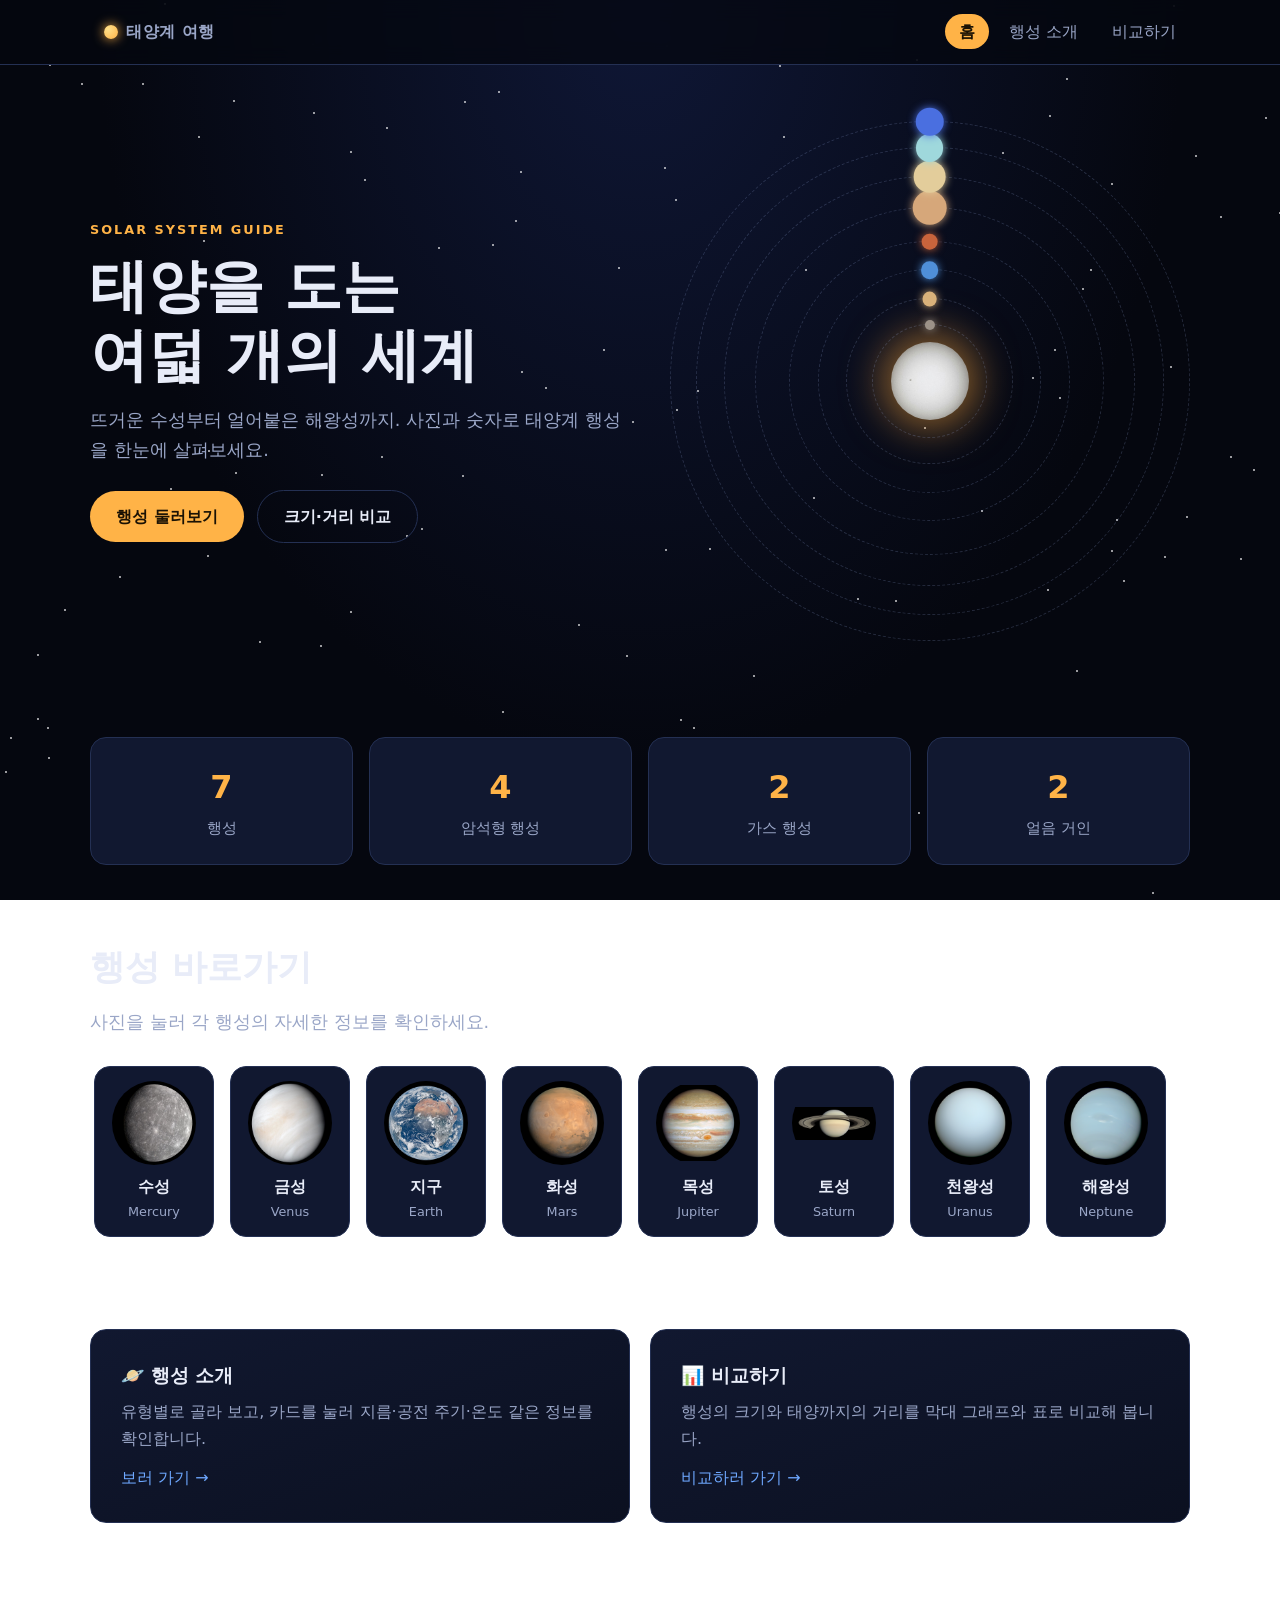
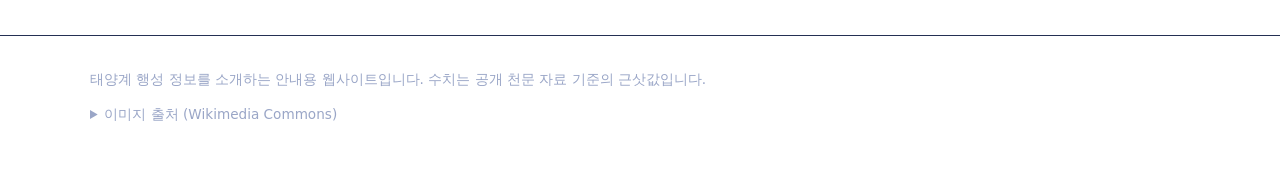
<file: index.html>
<!DOCTYPE html>
<html lang="ko">
<head>
  <meta charset="UTF-8">
  <meta name="viewport" content="width=device-width, initial-scale=1">
  <title>태양계 여행 - 홈</title>
  <meta name="description" content="태양과 8개 행성을 사진과 함께 쉽게 알아보는 태양계 소개 사이트">
  <link rel="icon" href="data:image/svg+xml,%3Csvg xmlns=%27http://www.w3.org/2000/svg%27 viewBox=%270 0 32 32%27%3E%3Ccircle cx=%2716%27 cy=%2716%27 r=%2712%27 fill=%27%23ffb347%27/%3E%3C/svg%3E">
  <link rel="stylesheet" href="css/style.css">
</head>
<body>
  <header class="site-header">
    <div class="container nav">
      <a class="logo" href="index.html"><span class="dot"></span>태양계 여행</a>
      <nav aria-label="주 메뉴">
        <ul>
          <li><a href="index.html" aria-current="page">홈</a></li>
          <li><a href="planets.html">행성 소개</a></li>
          <li><a href="compare.html">비교하기</a></li>
        </ul>
      </nav>
    </div>
  </header>

  <main>
    <section class="container hero">
      <div>
        <p class="eyebrow">Solar System Guide</p>
        <h1>태양을 도는<br>여덟 개의 세계</h1>
        <p class="lead">뜨거운 수성부터 얼어붙은 해왕성까지. 사진과 숫자로 태양계 행성을 한눈에 살펴보세요.</p>
        <a class="btn" href="planets.html">행성 둘러보기</a>
        <a class="btn ghost" href="compare.html">크기·거리 비교</a>
      </div>

      <div class="system" role="img" aria-label="태양 주위를 도는 여덟 행성의 궤도 애니메이션">
        <div class="sun"></div>
        <div class="orbit" style="--d:22%;--t:6s;--s:9%;--c:#9c9288"><i></i></div>
        <div class="orbit" style="--d:32%;--t:9s;--s:9%;--c:#d9b27a"><i></i></div>
        <div class="orbit" style="--d:43%;--t:12s;--s:8%;--c:#4f8fd8"><i></i></div>
        <div class="orbit" style="--d:54%;--t:16s;--s:6%;--c:#c8643c"><i></i></div>
        <div class="orbit" style="--d:67%;--t:26s;--s:10%;--c:#d6a77a"><i></i></div>
        <div class="orbit" style="--d:79%;--t:34s;--s:8%;--c:#e3cd9b"><i></i></div>
        <div class="orbit" style="--d:90%;--t:44s;--s:6%;--c:#9fd8dc"><i></i></div>
        <div class="orbit" style="--d:100%;--t:54s;--s:5.5%;--c:#4a6fe0"><i></i></div>
      </div>
    </section>

    <section class="container section reveal">
      <div class="stats">
        <div class="stat"><b data-count="8">0</b><span>행성</span></div>
        <div class="stat"><b data-count="4">0</b><span>암석형 행성</span></div>
        <div class="stat"><b data-count="2">0</b><span>가스 행성</span></div>
        <div class="stat"><b data-count="2">0</b><span>얼음 거인</span></div>
      </div>
    </section>

    <section class="container reveal">
      <h2>행성 바로가기</h2>
      <p class="lead">사진을 눌러 각 행성의 자세한 정보를 확인하세요.</p>
      <div class="strip" id="strip" style="margin-top:20px"></div>
    </section>

    <section class="container section">
      <div class="links">
        <a class="link-card reveal" href="planets.html">
          <h3>🪐 행성 소개</h3>
          <p>유형별로 골라 보고, 카드를 눌러 지름·공전 주기·온도 같은 정보를 확인합니다.</p>
          <span class="arrow">보러 가기 →</span>
        </a>
        <a class="link-card reveal" href="compare.html">
          <h3>📊 비교하기</h3>
          <p>행성의 크기와 태양까지의 거리를 막대 그래프와 표로 비교해 봅니다.</p>
          <span class="arrow">비교하러 가기 →</span>
        </a>
      </div>
    </section>
  </main>

  <footer>
    <div class="container">
      <p>태양계 행성 정보를 소개하는 안내용 웹사이트입니다. 수치는 공개 천문 자료 기준의 근삿값입니다.</p>
      <div id="credits" style="margin-top:12px"></div>
    </div>
  </footer>

  <script src="js/data.js"></script>
  <script src="js/main.js"></script>
  <script>
    // 행성 띠
    document.getElementById("strip").innerHTML = PLANETS.map(p =>
      `<a href="planets.html#${p.id}"><img src="${p.img}" alt="${p.name} 사진" loading="lazy"><strong>${p.name}</strong><div style="color:var(--muted);font-size:.8rem">${p.en}</div></a>`
    ).join("");

    // 숫자 올라가는 애니메이션
    document.querySelectorAll("[data-count]").forEach(el => {
      const target = +el.dataset.count;
      const io = new IntersectionObserver(([e]) => {
        if (!e.isIntersecting) return;
        io.disconnect();
        let n = 0;
        const t = setInterval(() => { el.textContent = ++n; if (n >= target) clearInterval(t); }, 150);
      });
      io.observe(el);
    });
  </script>
</body>
</html>
</file>
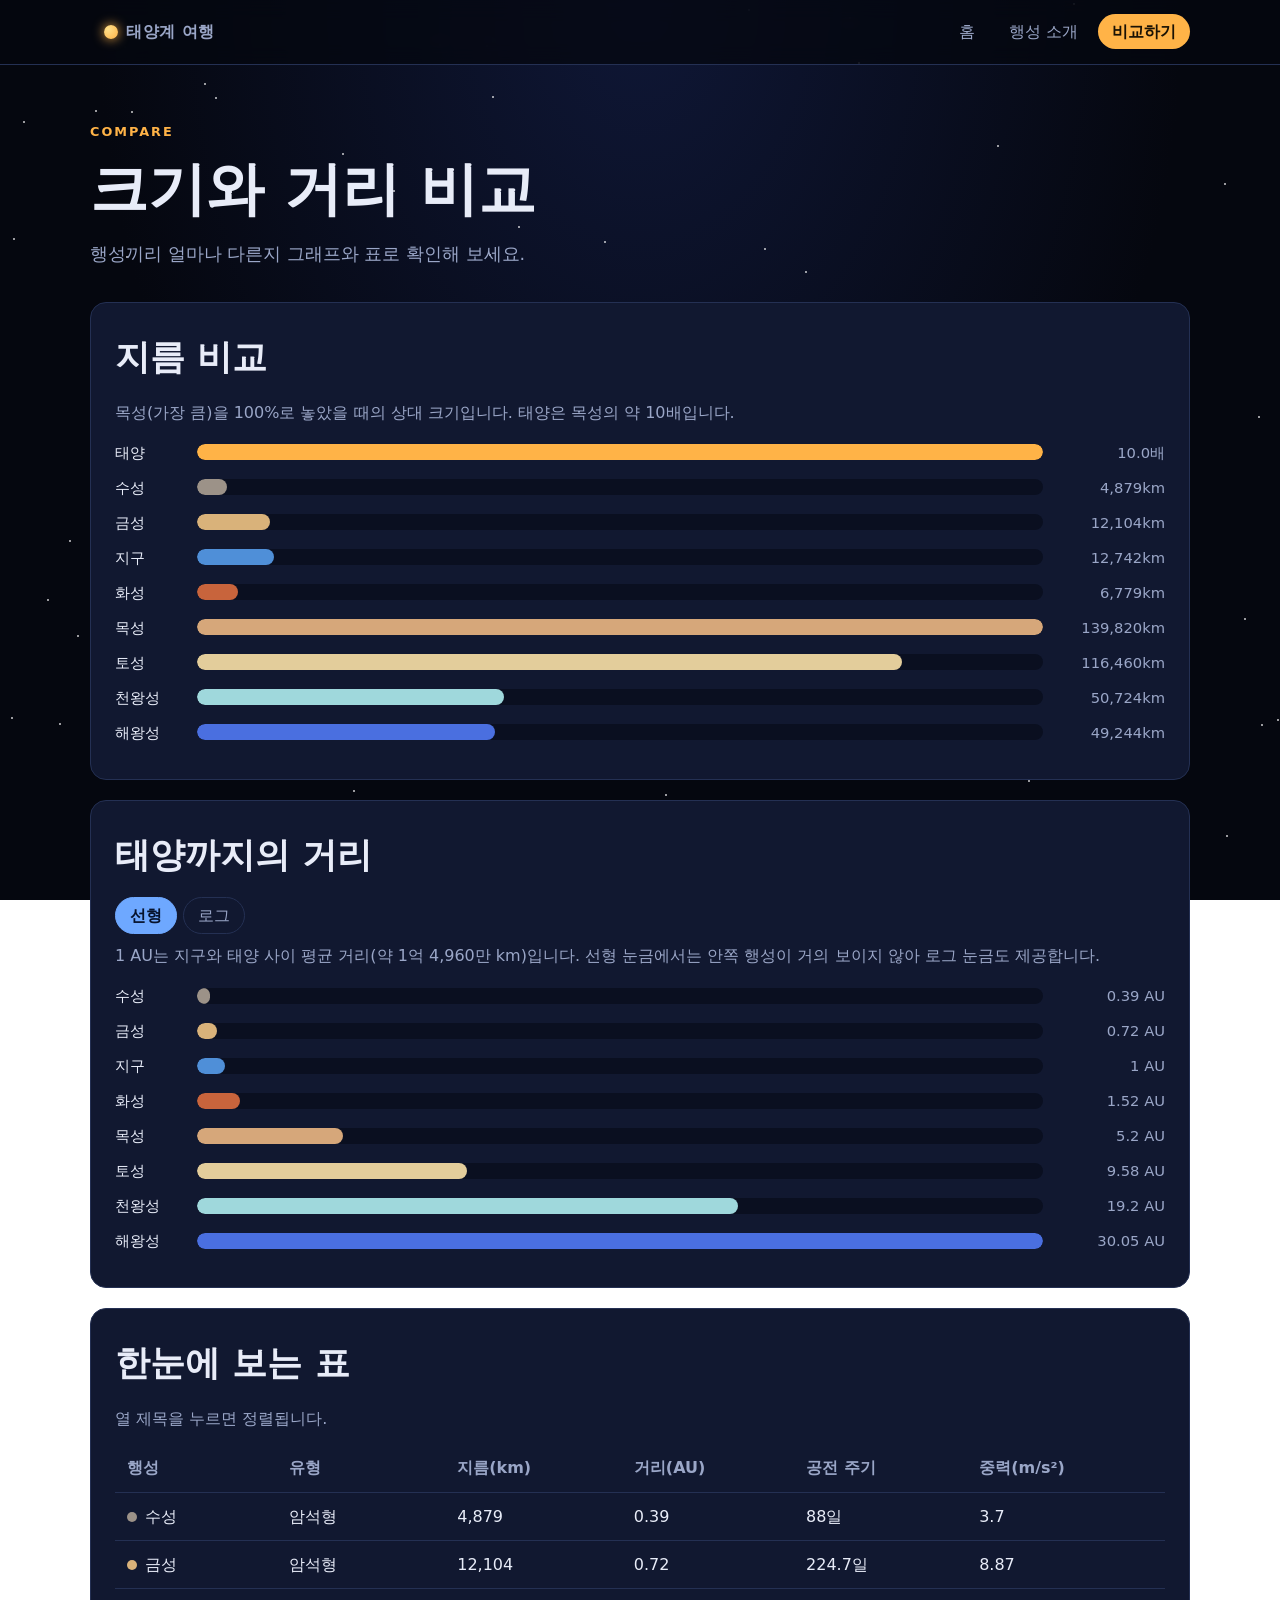
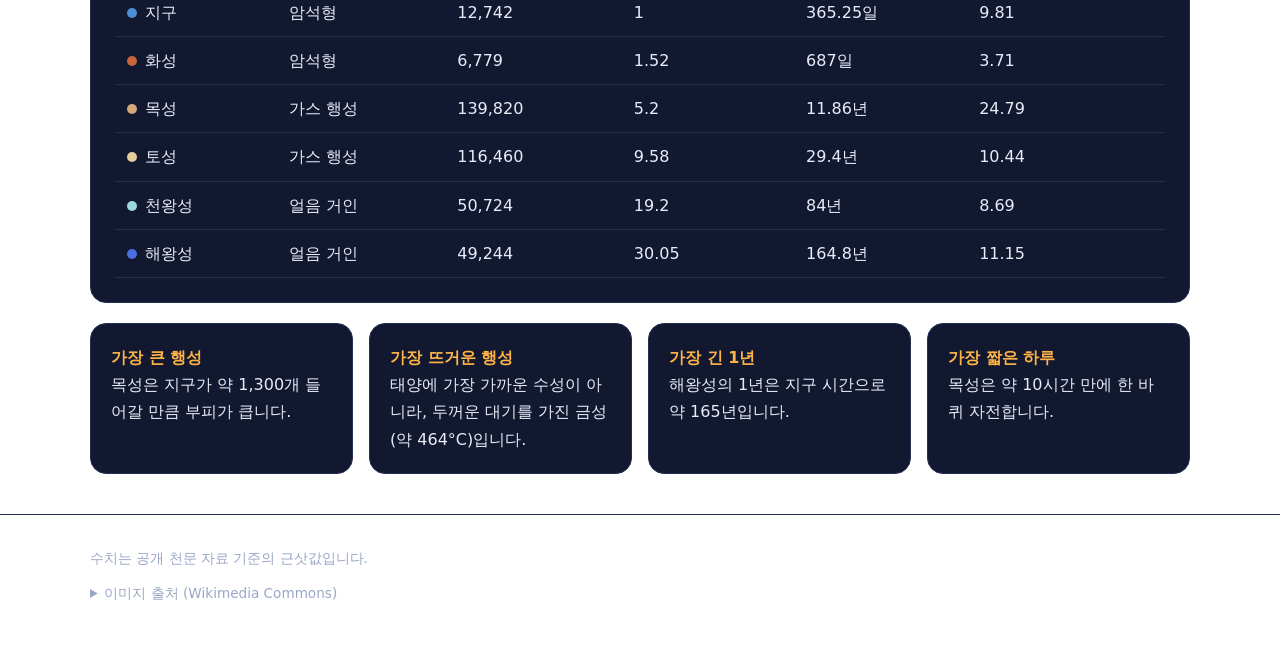
<file: compare.html>
<!DOCTYPE html>
<html lang="ko">
<head>
  <meta charset="UTF-8">
  <meta name="viewport" content="width=device-width, initial-scale=1">
  <title>비교하기 - 태양계 여행</title>
  <meta name="description" content="행성의 크기와 태양까지의 거리를 그래프와 표로 비교">
  <link rel="icon" href="data:image/svg+xml,%3Csvg xmlns=%27http://www.w3.org/2000/svg%27 viewBox=%270 0 32 32%27%3E%3Ccircle cx=%2716%27 cy=%2716%27 r=%2712%27 fill=%27%23ffb347%27/%3E%3C/svg%3E">
  <link rel="stylesheet" href="css/style.css">
</head>
<body>
  <header class="site-header">
    <div class="container nav">
      <a class="logo" href="index.html"><span class="dot"></span>태양계 여행</a>
      <nav aria-label="주 메뉴">
        <ul>
          <li><a href="index.html">홈</a></li>
          <li><a href="planets.html">행성 소개</a></li>
          <li><a href="compare.html" aria-current="page">비교하기</a></li>
        </ul>
      </nav>
    </div>
  </header>

  <main class="container">
    <section class="page-head">
      <p class="eyebrow">Compare</p>
      <h1>크기와 거리 비교</h1>
      <p class="lead">행성끼리 얼마나 다른지 그래프와 표로 확인해 보세요.</p>
    </section>

    <section class="panel reveal">
      <h2>지름 비교</h2>
      <p style="color:var(--muted)">목성(가장 큼)을 100%로 놓았을 때의 상대 크기입니다. 태양은 목성의 약 10배입니다.</p>
      <div id="size-bars" style="margin-top:14px"></div>
    </section>

    <section class="panel reveal">
      <h2>태양까지의 거리</h2>
      <div class="toggle" role="group" aria-label="눈금 방식">
        <button class="active" data-scale="linear">선형</button>
        <button data-scale="log">로그</button>
      </div>
      <p style="color:var(--muted)">1 AU는 지구와 태양 사이 평균 거리(약 1억 4,960만 km)입니다. 선형 눈금에서는 안쪽 행성이 거의 보이지 않아 로그 눈금도 제공합니다.</p>
      <div id="dist-bars" style="margin-top:14px"></div>
    </section>

    <section class="panel reveal">
      <h2>한눈에 보는 표</h2>
      <p style="color:var(--muted)">열 제목을 누르면 정렬됩니다.</p>
      <div class="table-wrap" style="margin-top:12px">
        <table id="tbl">
          <thead>
            <tr>
              <th data-key="name">행성</th>
              <th data-key="type">유형</th>
              <th data-key="diameter">지름(km)</th>
              <th data-key="au">거리(AU)</th>
              <th data-key="orbitDays">공전 주기</th>
              <th data-key="gravity">중력(m/s²)</th>
            </tr>
          </thead>
          <tbody></tbody>
        </table>
      </div>
    </section>

    <section class="facts">
      <div class="fact-card reveal"><b>가장 큰 행성</b><p>목성은 지구가 약 1,300개 들어갈 만큼 부피가 큽니다.</p></div>
      <div class="fact-card reveal"><b>가장 뜨거운 행성</b><p>태양에 가장 가까운 수성이 아니라, 두꺼운 대기를 가진 금성(약 464°C)입니다.</p></div>
      <div class="fact-card reveal"><b>가장 긴 1년</b><p>해왕성의 1년은 지구 시간으로 약 165년입니다.</p></div>
      <div class="fact-card reveal"><b>가장 짧은 하루</b><p>목성은 약 10시간 만에 한 바퀴 자전합니다.</p></div>
    </section>
  </main>

  <footer>
    <div class="container">
      <p>수치는 공개 천문 자료 기준의 근삿값입니다.</p>
      <div id="credits" style="margin-top:12px"></div>
    </div>
  </footer>

  <script src="js/data.js"></script>
  <script src="js/main.js"></script>
  <script src="js/compare.js"></script>
</body>
</html>
</file>
<file: css/style.css>
:root {
  --bg: #05070f;
  --bg2: #0b1020;
  --card: #111830;
  --line: #243053;
  --text: #e8ecf8;
  --muted: #9aa6c7;
  --accent: #ffb347;
  --accent2: #6ea8ff;
  --radius: 16px;
}
* { box-sizing: border-box; margin: 0; padding: 0; }
html { scroll-behavior: smooth; }
body {
  font-family: "Pretendard", "Malgun Gothic", "Apple SD Gothic Neo", system-ui, sans-serif;
  background: radial-gradient(ellipse at top, #0f1736 0%, var(--bg) 60%) fixed;
  color: var(--text);
  line-height: 1.7;
  min-height: 100vh;
  overflow-x: hidden;
}
img { max-width: 100%; display: block; }
a { color: inherit; text-decoration: none; }
.container { width: min(1100px, 100% - 32px); margin-inline: auto; }

/* 별 배경 */
#stars { position: fixed; inset: 0; z-index: 0; pointer-events: none; }
#stars i {
  position: absolute; width: 2px; height: 2px; border-radius: 50%; background: #fff;
  opacity: .8; animation: twinkle var(--d, 3s) ease-in-out infinite alternate; animation-delay: var(--dl, 0s);
}
@keyframes twinkle { from { opacity: .1; transform: scale(.7); } to { opacity: 1; transform: scale(1.4); } }
header, main, footer { position: relative; z-index: 1; }

/* 헤더 */
.site-header {
  position: sticky; top: 0; z-index: 10; backdrop-filter: blur(10px);
  background: rgba(5, 7, 15, .75); border-bottom: 1px solid var(--line);
}
.nav { display: flex; align-items: center; justify-content: space-between; height: 64px; }
.logo { font-weight: 800; letter-spacing: .5px; display: flex; align-items: center; gap: 8px; }
.logo .dot { width: 14px; height: 14px; border-radius: 50%; background: radial-gradient(circle at 30% 30%, #ffe08a, var(--accent)); box-shadow: 0 0 12px var(--accent); }
.nav ul { list-style: none; display: flex; gap: 6px; }
.nav a { padding: 8px 14px; border-radius: 999px; color: var(--muted); transition: .25s; }
.nav a:hover { color: var(--text); background: var(--card); }
.nav a[aria-current="page"] { color: #1a1204; background: var(--accent); font-weight: 700; }

/* 공통 */
.section { padding: 72px 0; }
.eyebrow { color: var(--accent); font-weight: 700; letter-spacing: 2px; font-size: .8rem; text-transform: uppercase; }
h1 { font-size: clamp(2rem, 6vw, 3.6rem); line-height: 1.2; margin: 12px 0 16px; }
h2 { font-size: clamp(1.5rem, 4vw, 2.2rem); margin-bottom: 12px; }
.lead { color: var(--muted); font-size: 1.1rem; max-width: 620px; }
.btn {
  display: inline-block; margin-top: 24px; padding: 12px 26px; border-radius: 999px; font-weight: 700;
  background: var(--accent); color: #1a1204; transition: transform .2s, box-shadow .2s;
}
.btn:hover { transform: translateY(-3px); box-shadow: 0 8px 24px rgba(255, 179, 71, .35); }
.btn.ghost { background: transparent; color: var(--text); border: 1px solid var(--line); margin-left: 8px; }

/* 스크롤 등장 */
.reveal { opacity: 0; transform: translateY(28px); transition: opacity .7s ease, transform .7s ease; }
.reveal.show { opacity: 1; transform: none; }

/* 홈: 히어로 */
.hero { display: grid; grid-template-columns: 1.05fr 1fr; gap: 32px; align-items: center; padding: 56px 0 24px; }
.system { position: relative; width: min(100%, 520px); aspect-ratio: 1; margin-inline: auto; }
.system .sun {
  position: absolute; top: 50%; left: 50%; width: 15%; aspect-ratio: 1; margin: -7.5%;
  border-radius: 50%; background: #ffcf70 url(../images/sun.jpg) center / 138% no-repeat; box-shadow: 0 0 40px 8px rgba(255, 170, 60, .55);
  animation: pulse 4s ease-in-out infinite;
}
@keyframes pulse { 50% { box-shadow: 0 0 60px 16px rgba(255, 170, 60, .75); } }
.orbit {
  position: absolute; top: 50%; left: 50%; width: var(--d); aspect-ratio: 1; margin: calc(var(--d) / -2);
  border: 1px dashed rgba(150, 170, 220, .22); border-radius: 50%; animation: spin var(--t) linear infinite;
}
.orbit i {
  position: absolute; top: 0; left: 50%; width: var(--s); aspect-ratio: 1; border-radius: 50%;
  background: var(--c); transform: translate(-50%, -50%); box-shadow: 0 0 8px var(--c);
}
@keyframes spin { to { transform: rotate(360deg); } }

/* 홈: 통계 */
.stats { display: grid; grid-template-columns: repeat(4, 1fr); gap: 16px; }
.stat { background: var(--card); border: 1px solid var(--line); border-radius: var(--radius); padding: 22px; text-align: center; }
.stat b { display: block; font-size: 2rem; color: var(--accent); }
.stat span { color: var(--muted); font-size: .92rem; }

/* 홈: 이동 카드 */
.links { display: grid; grid-template-columns: repeat(2, 1fr); gap: 20px; }
.link-card {
  background: linear-gradient(160deg, var(--card), var(--bg2)); border: 1px solid var(--line);
  border-radius: var(--radius); padding: 30px; transition: transform .3s, border-color .3s;
}
.link-card:hover { transform: translateY(-6px); border-color: var(--accent2); }
.link-card h3 { margin-bottom: 6px; }
.link-card p { color: var(--muted); }
.link-card .arrow { display: inline-block; margin-top: 12px; color: var(--accent2); transition: transform .3s; }
.link-card:hover .arrow { transform: translateX(6px); }

/* 홈: 행성 띠 */
.strip { display: flex; gap: 16px; overflow-x: auto; padding: 8px 4px 20px; scroll-snap-type: x mandatory; }
.strip a {
  flex: 0 0 120px; scroll-snap-align: start; text-align: center; background: var(--card);
  border: 1px solid var(--line); border-radius: var(--radius); padding: 14px 8px; transition: transform .3s;
}
.strip a:hover { transform: translateY(-6px) scale(1.04); }
.strip img { width: 84px; height: 84px; object-fit: contain; margin: 0 auto 8px; border-radius: 50%; }

/* 행성 페이지 */
.page-head { padding: 56px 0 12px; }
.filters { display: flex; flex-wrap: wrap; gap: 10px; margin: 24px 0; }
.filters button {
  background: var(--card); color: var(--muted); border: 1px solid var(--line); padding: 8px 18px;
  border-radius: 999px; cursor: pointer; font: inherit; transition: .2s;
}
.filters button:hover { color: var(--text); }
.filters button.active { background: var(--accent2); color: #06122b; border-color: var(--accent2); font-weight: 700; }
.grid { display: grid; grid-template-columns: repeat(auto-fill, minmax(240px, 1fr)); gap: 20px; }
.card {
  background: var(--card); border: 1px solid var(--line); border-radius: var(--radius); overflow: hidden;
  cursor: pointer; text-align: left; color: inherit; font: inherit; padding: 0;
  transition: transform .3s, border-color .3s, box-shadow .3s; animation: pop .5s both;
}
.card:hover, .card:focus-visible { transform: translateY(-8px); border-color: var(--c); box-shadow: 0 12px 30px -8px var(--c); outline: none; }
@keyframes pop { from { opacity: 0; transform: scale(.92); } }
.card .pic { aspect-ratio: 1; background: #000; display: grid; place-items: center; overflow: hidden; }
.card .pic img { width: 100%; height: 100%; object-fit: contain; transition: transform .6s; }
.card:hover .pic img { transform: scale(1.1) rotate(3deg); }
.card .body { padding: 16px 18px 20px; }
.card h3 small { color: var(--muted); font-weight: 400; margin-left: 6px; }
.tag { display: inline-block; font-size: .75rem; padding: 2px 10px; border-radius: 999px; border: 1px solid var(--c); color: var(--c); margin-top: 6px; }
.card p { color: var(--muted); font-size: .92rem; margin-top: 8px; }

dialog {
  margin: auto; width: min(760px, 100% - 24px); max-height: 90vh; overflow: auto; padding: 0;
  background: var(--bg2); color: var(--text); border: 1px solid var(--line); border-radius: 20px;
}
dialog[open] { animation: modalIn .35s ease; }
dialog::backdrop { background: rgba(0, 0, 0, .7); backdrop-filter: blur(3px); }
@keyframes modalIn { from { opacity: 0; transform: translateY(24px) scale(.96); } }
.modal-grid { display: grid; grid-template-columns: 1fr 1.2fr; }
.modal-grid .pic { background: #000; display: grid; place-items: center; min-height: 260px; }
.modal-grid .pic img { width: 100%; max-height: 380px; object-fit: contain; animation: float 6s ease-in-out infinite; }
@keyframes float { 50% { transform: translateY(-8px); } }
.modal-body { padding: 26px; }
.modal-body dl { display: grid; grid-template-columns: auto 1fr; gap: 6px 16px; margin: 16px 0; font-size: .92rem; }
.modal-body dt { color: var(--muted); }
.fact { background: rgba(255, 179, 71, .1); border-left: 3px solid var(--accent); padding: 10px 14px; border-radius: 6px; font-size: .92rem; }
.close { position: absolute; top: 10px; right: 12px; background: rgba(0,0,0,.5); color: #fff; border: 1px solid var(--line); width: 36px; height: 36px; border-radius: 50%; font-size: 1.1rem; cursor: pointer; }
.close:hover { background: var(--accent); color: #000; }

/* 비교 페이지 */
.panel { background: var(--card); border: 1px solid var(--line); border-radius: var(--radius); padding: 24px; margin-top: 20px; }
.bar-row { display: grid; grid-template-columns: 70px 1fr 110px; gap: 12px; align-items: center; margin: 10px 0; font-size: .92rem; }
.bar-track { background: #0a0f20; border-radius: 999px; height: 16px; overflow: hidden; }
.bar { height: 100%; width: 0; border-radius: 999px; background: var(--c); transition: width 1.2s cubic-bezier(.2, .8, .2, 1); }
.bar-row .val { color: var(--muted); text-align: right; }
.toggle { display: inline-flex; gap: 6px; margin-bottom: 8px; }
.toggle button { background: transparent; color: var(--muted); border: 1px solid var(--line); border-radius: 999px; padding: 4px 14px; cursor: pointer; font: inherit; }
.toggle button.active { background: var(--accent2); color: #06122b; border-color: var(--accent2); font-weight: 700; }
.table-wrap { overflow-x: auto; }
table { border-collapse: collapse; width: 100%; min-width: 640px; }
th, td { padding: 10px 12px; text-align: left; border-bottom: 1px solid var(--line); white-space: nowrap; }
th { color: var(--muted); font-weight: 600; cursor: pointer; user-select: none; }
th:hover { color: var(--accent); }
th[data-dir="asc"]::after { content: " ▲"; color: var(--accent); }
th[data-dir="desc"]::after { content: " ▼"; color: var(--accent); }
tbody tr { transition: background .2s; }
tbody tr:hover { background: rgba(110, 168, 255, .08); }
.swatch { display: inline-block; width: 10px; height: 10px; border-radius: 50%; margin-right: 8px; background: var(--c); }
.facts { display: grid; grid-template-columns: repeat(auto-fit, minmax(240px, 1fr)); gap: 16px; margin-top: 20px; }
.fact-card { background: var(--card); border: 1px solid var(--line); border-radius: var(--radius); padding: 20px; transition: transform .3s; }
.fact-card:hover { transform: rotate(-1deg) translateY(-4px); }
.fact-card b { color: var(--accent); }

footer { border-top: 1px solid var(--line); padding: 32px 0 48px; color: var(--muted); font-size: .85rem; margin-top: 40px; }
footer details summary { cursor: pointer; }
footer ul { margin: 10px 0 0 18px; }
footer a { color: var(--accent2); text-decoration: underline; }

@media (max-width: 760px) {
  .hero { grid-template-columns: 1fr; text-align: center; }
  .hero .lead { margin-inline: auto; }
  .stats { grid-template-columns: repeat(2, 1fr); }
  .links { grid-template-columns: 1fr; }
  .modal-grid { grid-template-columns: 1fr; }
  .bar-row { grid-template-columns: 56px 1fr 84px; font-size: .82rem; }
  .nav a { padding: 6px 10px; font-size: .9rem; }
  .btn.ghost { margin-left: 0; }
}
@media (prefers-reduced-motion: reduce) {
  *, *::before, *::after { animation: none !important; transition: none !important; }
  .reveal { opacity: 1; transform: none; }
  html { scroll-behavior: auto; }
}
</file>
